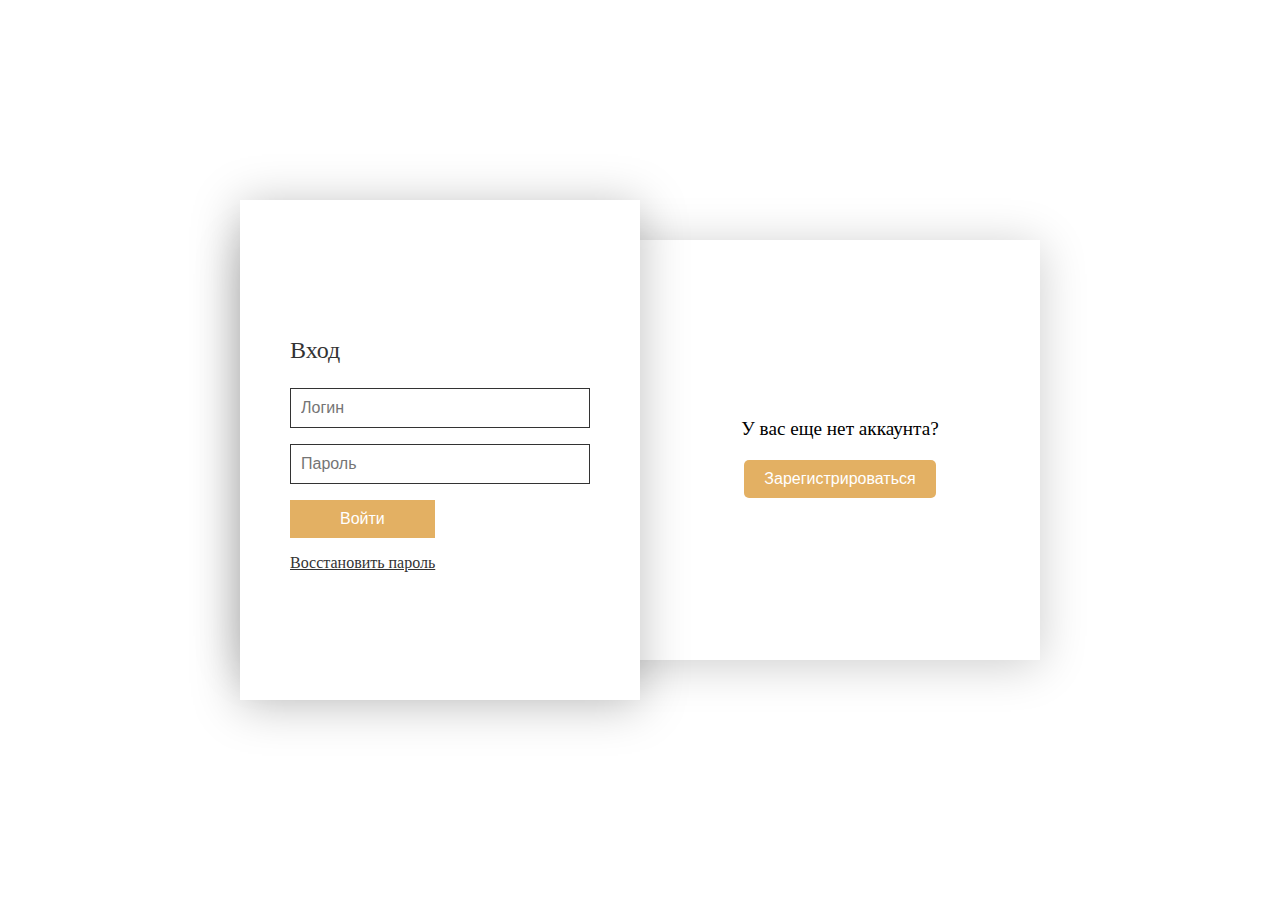
<file: menu-reg-log/index.html>
<!DOCTYPE html>
<html lang="en">
  <head>
    <meta charset="UTF-8" />
    <meta name="viewport" content="width=device-width, initial-scale=1.0" />
    <link rel="stylesheet" href="./style.css" />
    <script src="./script.js" defer></script>
    <title>Document</title>
  </head>
  <body>
    <article class="container">
      <div class="block">
        <section class="block__item block-item">
          <h2 class="block-item__title1">У вас уже есть аккаунт?</h2>
          <button class="block-item__btn signin-btn">Войти</button>
        </section>
        <section class="block__item block-item">
          <h2 class="block-item__title">У вас еще нет аккаунта?</h2>
          <button class="block-item__btn signup-btn">Зарегистрироваться</button>
        </section>
      </div>
      <div class="form-box">
        <form action="#" class="form form_signin">
          <h3 class="form__title">Вход</h3>
          <p><input type="text" class="form__input" placeholder="Логин" /></p>
          <p>
            <input type="password" class="form__input" placeholder="Пароль" />
          </p>
          <h4 class="form__warning">Пароль должен быть не меньше 8 символов</h4>
          <p>
            <a href="/practise/practise-noreact/main.html"
              ><button class="form__btn">Войти</button></a
            >
          </p>
          <p>
            <a href="/practise/practise-noreact/main.html" class="form__forgot"
              >Восстановить пароль</a
            >
          </p>
        </form>

        <form action="#" class="form form_signup">
          <h3 class="form__title">Регистрация</h3>
          <p>
            <input type="text" class="form__input" placeholder="Логин" />
          </p>
          <p>
            <input type="email" class="form__input" placeholder="Емаил" />
          </p>
          <p>
            <input type="password" class="form__input" placeholder="Пароль" />
          </p>
          <h4 class="form__warning1">
            Пароль должен быть не меньше 8 символов
          </h4>
          <p>
            <input
              type="password"
              class="form__input"
              placeholder="Подтвердите пароль"
            />
          </p>
          <h4 class="form__warning-double">Пароли должны быть одинаковыми</h4>
          <p>
            <a href="/practise/practise-noreact/"
              ><button class="form__btn form__btn-signup">
                Зарегистрироваться
              </button></a
            >
          </p>
        </form>
      </div>
    </article>
  </body>
</html>
</file>
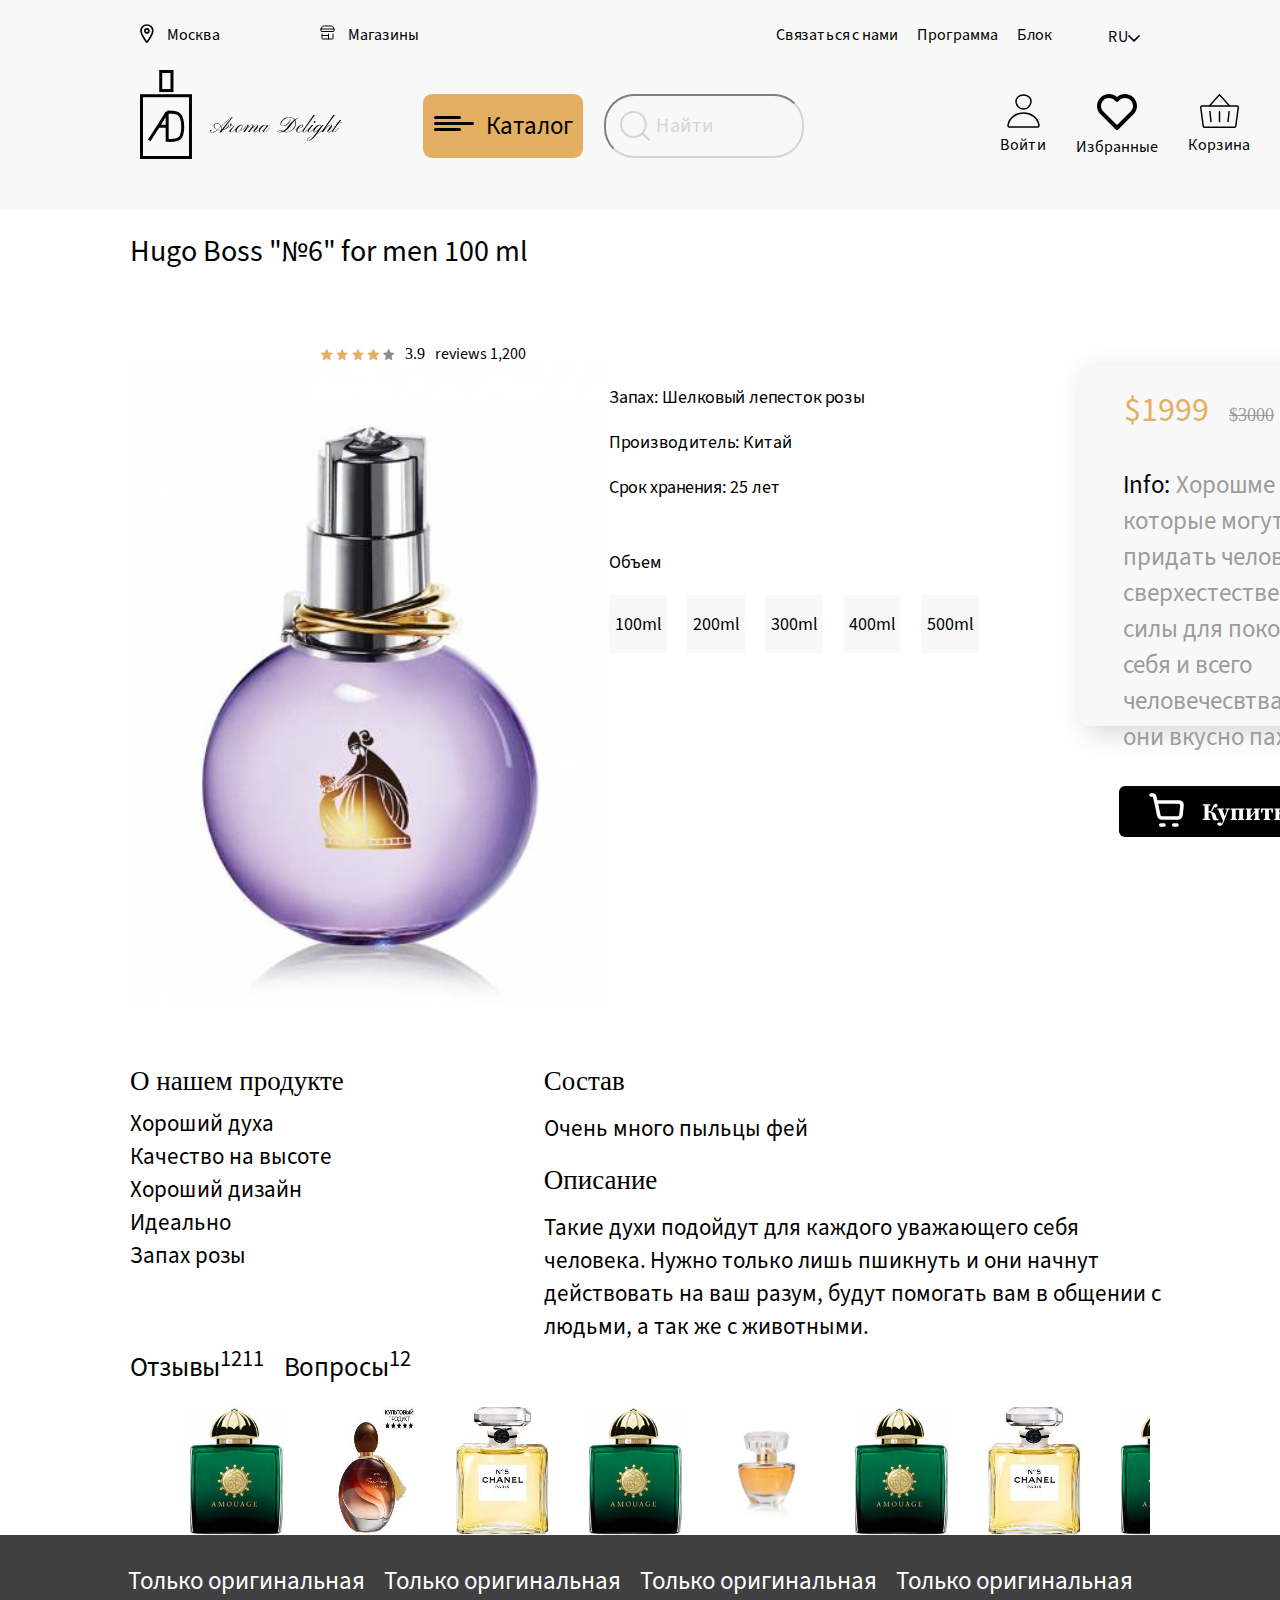
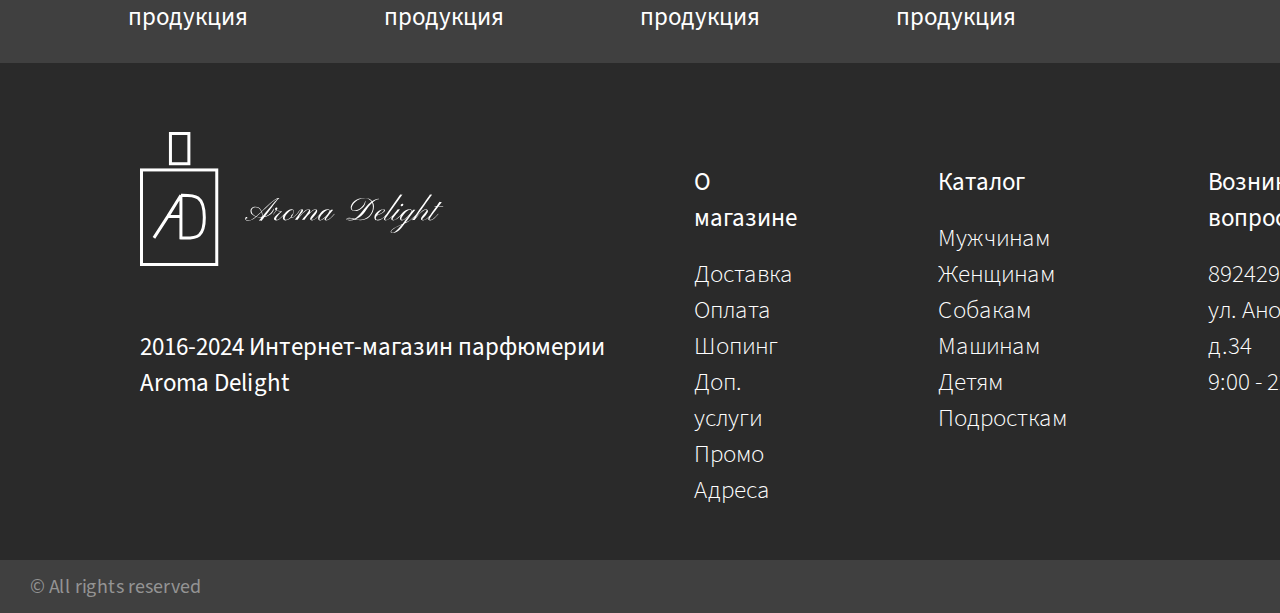
<file: card-info/card.html>
<!DOCTYPE html>
<html lang="en">
  <head>
    <meta charset="UTF-8" />
    <meta name="viewport" content="width=device-width, initial-scale=1.0" />
    <link rel="stylesheet" href="./swiper.min.css" />
    <link rel="stylesheet" href="./card-info.css" />
    <title>Document</title>
  </head>
  <body>
    <header class="header">
      <div class="header-info__burger">
        <img class="search" src="/practise-noreact/img/search.svg" alt="" />
        <img class="burger" src="/practise-noreact/img/burger.svg" alt="" />
      </div>
      <div class="header-info">
        <div class="header-info__more">
          <div class="header-info__more__cities">
            <div class="header-info__more__cities__img">
              <img src="/practise-noreact/img/gps.svg" alt="" />
            </div>
            <div class="header-info__more__cities__text">Москва</div>
          </div>
          <div class="header-info__more__shops">
            <div class="header-info__more__shops__img">
              <img src="/practise-noreact/img/store.svg" alt="" />
            </div>
            <div class="header-info__more__shops__text">Магазины</div>
          </div>
        </div>
        <div class="header-info__feedback">
          <div class="header-info__feedback__comm">Связаться с нами</div>
          <div class="header-info__feedback__programm">Программа</div>
          <div class="header-info__feedback__block">Блок</div>
        </div>
        <div class="header-info__lang">
          <div class="header-info__lang__text">RU</div>
          <div class="header-info__lang__icon">
            <img src="./img/icon-arrow.svg" alt="" />
          </div>
        </div>
      </div>
      <div class="header-main">
        <div class="header-main__logo">
          <div class="header-main__logo__logo">
            <a href="/practise/practise-noreact/main.html">
              <img src="./img/logo.svg" alt=""
            /></a>
          </div>
          <div class="header-main__logo__aroma">
            <a href="/practise/practise-noreact/main.html">
              <img src="./img/aroma.svg" alt=""
            /></a>
          </div>
        </div>
        <div class="header-main__catalog">
          <div class="header-main__catalog__icon">
            <img src="./img/layers.svg" alt="" />
          </div>
          <div class="header-main__catalog__text">Каталог</div>
        </div>
        <div class="header-main__input">
          <input
            type="text"
            placeholder="Найти"
            class="header-main__input__main"
          />
        </div>
        <div class="header-main__icons">
          <div class="header-main__icons__profile">
            <div class="header-main__icons__profile__icon">
              <img src="./img/profile.svg" alt="" />
            </div>
            <div class="header-main__icons__profile__text">Войти</div>
          </div>
          <div class="header-main__icons__likes">
            <div class="header-main__icons__likes__icon">
              <img src="./img/like.svg" alt="" />
            </div>
            <div class="header-main__icons__likes__text">Избранные</div>
          </div>
          <div class="header-main__icons__backet">
            <div class="header-main__icons__backet__icon">
              <img src="./img/basket.svg" alt="" />
            </div>
            <div class="header-main__icons__backet__text">Корзина</div>
          </div>
        </div>
      </div>
    </header>
    <main>
      <div class="name">Hugo Boss "№6" for men 100 ml</div>
      <div class="rating">
        <img src="./img/star.svg" alt="" />
        <div class="rating-avg">3.9</div>
        <div class="rating-rewiews">reviews 1,200</div>
      </div>
      <div class="swiper">
        <div class="swiper-wrapper">
          <div class="swiper-slide">
            <img src="./img/main-img.svg" alt="" />
          </div>
          <div class="swiper-slide">
            <img src="./img/img-scroll1.svg" alt="" />
          </div>
          <div class="swiper-slide">
            <img src="./img/img-scroll2.svg" alt="" />
          </div>
        </div>
        <div class="swiper-pagination"></div>
        <div class="swiper-button-prev"></div>
        <div class="swiper-button-next"></div>

        <div class="swiper-scrollbar"></div>
      </div>
      <div class="card">
        <div class="card-slides">
          <div class="card-slides__info">
            <img src="./img/img-scroll1.svg" alt="" />
          </div>
          <div class="card-slides__info">
            <img src="./img/img-scroll2.svg" alt="" />
          </div>
          <div class="card-slides__info">
            <img src="./img/img-scroll2.svg" alt="" />
          </div>
          <div class="card-slides__info">
            <img src="./img/img-scroll2.svg" alt="" />
          </div>
        </div>
        <div class="card-main">
          <img src="./img/main-img.svg" alt="" />
        </div>
        <div class="card-info">
          <div class="card-info__zap">Запах: Шелковый лепесток розы</div>
          <div class="card-info__create">Производитель: Китай</div>
          <div class="card-info__years">Срок хранения: 25 лет</div>
          <div class="card-info__container-v">Объем</div>
          <div class="card-info__v">
            <div class="card-info__v-100ml">100ml</div>
            <div class="card-info__v-100ml">200ml</div>
            <div class="card-info__v-100ml">300ml</div>
            <div class="card-info__v-100ml">400ml</div>
            <div class="card-info__v-100ml">500ml</div>
          </div>
        </div>
        <div class="card-price">
          <div class="card-price__info">
            <div class="card-price__info-main">$1999</div>
            <div class="card-price__info-low">$3000</div>
          </div>
          <div class="card-price__text">
            <span>Info:</span> Хорошме духи, которые могут придать человеку
            сверхестественные силы для покорения себя и всего человечесвтва. А
            еще они вкусно пахнут.
          </div>
          <div class="card-price__cart">
            <div class="card-price__cart-buy">
              <img src="./img/buy.svg" alt="" />
            </div>
            <div class="cart-price__cart-like">
              <img src="./img/like.svg" alt="" />
            </div>
          </div>
        </div>
      </div>
      <div class="info">
        <div class="info-product">
          <div class="info-product__main">О нашем продукте</div>
          <div class="info-cont">
            <div class="info-product__info">Хороший духа</div>
            <div class="info-product__info">Качество на высоте</div>
            <div class="info-product__info">Хороший дизайн</div>
            <div class="info-product__info">Идеально</div>
            <div class="info-product__info">Запах розы</div>
          </div>
        </div>
        <div class="info-discr">
          <div class="info-discr__sost">
            <div class="info-discr__sost-main">Состав</div>
            <div class="info-discr__sost-text">Очень много пыльцы фей</div>
          </div>
          <div class="info-discr__discr">
            <div class="info-discr__discr-main">Описание</div>
            <div class="info-discr__discr-text">
              Такие духи подойдут для каждого уважающего себя человека. Нужно
              только лишь пшикнуть и они начнут действовать на ваш разум, будут
              помогать вам в общении с людьми, а так же с животными.
            </div>
          </div>
        </div>
      </div>

      <div class="reviews">
        <div class="rewiews-first">Отзывы<sup>1211</sup></div>
        <div class="rewiews-second">Вопросы<sup>12</sup></div>
      </div>
      <div class="photos">
        <div class="photos-more"></div>
        <div class="photos-more">
          <img class="rect-information" src="./slider/slide_1.svg" alt="" />
        </div>
        <div class="photos-more">
          <img class="rect-information" src="./slider/slide_3.jpg" alt="" />
        </div>
        <div class="photos-more">
          <img class="rect-information" src="./slider/slide_2.jpg" alt="" />
        </div>
        <div class="photos-more">
          <img class="rect-information" src="./slider/slide_1.svg" alt="" />
        </div>
        <div class="photos-more">
          <img class="rect-information" src="./slider/slide_4.jpg" alt="" />
        </div>
        <div class="photos-more">
          <img class="rect-information" src="./slider/slide_1.svg" alt="" />
        </div>
        <div class="photos-more">
          <img class="rect-information" src="./slider/slide_2.jpg" alt="" />
        </div>
        <div class="photos-more">
          <img class="rect-information" src="./slider/slide_1.svg" alt="" />
        </div>
        <div class="photos-more">
          <img class="rect-information" src="./slider/slide_5.jpg" alt="" />
        </div>
        <div class="photos-more">
          <img class="rect-information" src="./slider/slide_5.jpg" alt="" />
        </div>
        <div class="photos-more">
          <img class="rect-information" src="./slider/slide_1.svg" alt="" />
        </div>
        <div class="photos-more">
          <img class="rect-information" src="./slider/slide_2.jpg" alt="" />
        </div>
        <div class="photos-more">
          <img class="rect-information" src="./slider/slide_3.jpg" alt="" />
        </div>
        <div class="photos-more">
          <img class="rect-information" src="./slider/slide_2.jpg" alt="" />
        </div>
        <div class="photos-more">
          <img class="rect-information" src="./slider/slide_1.svg" alt="" />
        </div>
      </div>
    </main>
    <footer>
      <div class="footer">
        <div class="footer-main">
          <div class="footer-main__text">Только оригинальная продукция</div>
          <div class="footer-main__text">Только оригинальная продукция</div>
          <div class="footer-main__text">Только оригинальная продукция</div>
          <div class="footer-main__text">Только оригинальная продукция</div>
          <div class="cont-info">
            <div class="footer-main__text2">Только оригинальная продукция</div>
            <div class="footer-main__text2">Только оригинальная продукция</div>
          </div>
        </div>
        <div class="footer-dop">
          <div class="footer-dop__logo">
            <div class="footer-dop__logo-info">
              <div class="footer-dop__logo-info-img">
                <img src="./img/logo-white.svg" alt="" />
              </div>
              <div class="footer-dop__logo-info-text">
                <img src="./img/aroma-white.svg" alt="" />
              </div>
            </div>
            <div class="footer-dop__text">
              2016-2024 Интернет-магазин парфюмерии Aroma Delight
            </div>
          </div>
          <div class="footer-dop__info">
            <div class="footer-dop__info-head-one">
              О магазине
              <div class="footer-dop__info-head-one-more">
                <p>Доставка</p>
                <p>Оплата</p>
                <p>Шопинг</p>
                <p>Доп. услуги</p>
                <p>Промо</p>
                <p>Адреса</p>
              </div>
            </div>
            <div class="footer-dop__info-head-two">
              Каталог
              <div class="footer-dop__info-head-two-more">
                <p>Мужчинам</p>
                <p>Женщинам</p>
                <p>Собакам</p>
                <p>Машинам</p>
                <p>Детям</p>
                <p>Подросткам</p>
              </div>
            </div>
            <div class="footer-dop__info-head-three">
              Возникли вопросы?
              <div class="footer-dop__info-head-three-more">
                <p>89242992321</p>
                <p>ул. Анохина д.34</p>
                <p>9:00 - 22:00</p>
              </div>
            </div>
          </div>
        </div>
        <div class="footer-near">© All rights reserved</div>
      </div>
    </footer>
    <script src="./swiper.min.js"></script>
    <script src="./app.js"></script>
  </body>
</html>
</file>
<file: menu-reg-log/style.css>
* {
  box-sizing: border-box;
}

body {
  margin: 0;
  min-height: 100vh;
  display: flex;
  justify-content: center;
  align-items: center;
  background-color: #fff;
  padding: 40px 0;
  transition: 0.5s;
}
body.active {
  background-color: #e3b063;
}

@font-face {
  font-family: Usual;
  src: url(/practise-noreact/fonts/SourceSans3-Regular.ttf);
}
.container {
  width: 800px;
  height: 500px;
  padding: 40px 0;
  position: relative;
}

.block {
  height: 100%;
  background-color: rgb(255, 255, 255, 0.2);
  box-shadow: 0 5px 45px rgba(0, 0, 0, 0.2);
  display: flex;
  align-items: center;
}

.block__item {
  width: 50%;
}

.block-item {
  text-align: center;
}

.block-item__title {
  font-size: 1.2rem;
  font-weight: 500;
  color: #000000;
  margin-bottom: 20px;
}

.block-item__title1 {
  font-size: 1.2rem;
  font-weight: 500;
  color: #ffffff;
  margin-bottom: 20px;
}

.block-item__btn {
  border-radius: 5px;
  border: 0;
  cursor: pointer;
  padding: 10px 20px;
  background-color: #e3b063;
  color: #fff;
  font-size: 16px;
  font-weight: 500;
}

.form-box {
  background-color: #fff;
  height: 100%;
  width: 50%;
  box-shadow: 0 5px 45px rgba(0, 0, 0, 0.25);
  position: absolute;
  top: 0;
  left: 0;
  z-index: 1000;
  transition: 0.5s ease-in-out;
  display: flex;
  align-items: center;
  overflow: hidden;
}

.form-box.active {
  left: 50%;
}

.form {
  width: 100%;
  padding: 50px;
  font-size: 16px;
  position: absolute;
  transition: 0.5s;
}

.form_signin {
  left: 0;
  transition-delay: 0.25s;
}

.form_signup {
  left: 100%;
  transition-delay: 0s;
}

.form-box.active .form_signin {
  left: -100%;
  transition-delay: 0s;
}

.form-box.active .form_signup {
  left: 0;
  transition-delay: 0.25s;
}

.form__title {
  font-size: 1.5rem;
  font-weight: 500;
  color: #333;
}

.form__input {
  width: 100%;
  padding: 10px;
  border: solid 1px #333;
  font-size: inherit;
}

.form__btn {
  border: none;
  cursor: pointer;
  font-size: inherit;
  background-color: #e3b063;
  color: #fff;
  padding: 10px 50px;
}

.form__forgot {
  color: #333;
}

.form__btn-signup {
  background-color: #e3b063;
}

@media (max-width: 992px) {
  .container {
    min-width: 400px;
    height: 650px;
    padding: 0;
    margin: 0 20px;
  }
  .block {
    display: flex;
    flex-direction: column;
    justify-content: space-between;
  }

  .block-item {
    width: 100%;
    padding: 30px 0;
  }
  .form-box {
    width: 100%;
    height: 500px;
    box-shadow: none;
    top: 0;
  }

  .form-box.active {
    top: 150px;
    left: 0;
  }
  .form-box {
    display: flex;
    flex-direction: column;
    justify-content: center;
    align-items: center;
  }
  .form_signin {
    top: 0;
    transition-delay: 0.25s;
  }

  .form_signup {
    top: 100%;
    left: 0;
    transition-delay: 0s;
  }

  .form-box.active .form_signin {
    top: -100%;
    left: 0;
    transition-delay: 0s;
  }

  .form-box.active .form_signup {
    top: 0;
    transition-delay: 0.25s;
  }
}

.form__warning,
.form__warning1 {
  display: none;
}

.form__warning.active,
.form__warning1.active {
  display: flex;
}

.form__warning-double {
  display: none;
}

.form__warning-double.active {
  display: flex;
}
</file>
<file: card-info/card-info.css>
* {
  margin: 0;
  padding: 0;
  box-sizing: border-box;
}

@font-face {
  font-family: Usual;
  src: url(/practise-noreact/fonts/SourceSans3-Regular.ttf);
}

.header {
  height: 209px;
  background-color: #f8f8f8;
  font-family: Usual;
}

.header-info {
  display: flex;
  justify-content: space-between;
  font-family: Usual;
}

.header-info__more {
  display: flex;
  gap: 100px;
  padding: 24px 0px 0px 140px;
  font-family: Usual;
}

.header-info__more__cities {
  display: flex;
  gap: 13.23px;
  font-family: Usual;
}

.header-info__more__shops {
  display: flex;
  gap: 13.23px;
  font-family: Usual;
}

.header-info__more__cities__text,
.header-info__more__shops__text {
  font-family: Usual;
  font-size: 16px;
}

.header-info__feedback {
  display: flex;
  padding: 24px 0px 0px 0px;
  gap: 19px;
  margin-left: 300px;
}

.header-info__lang {
  display: flex;
  padding: 24px 140px 0px 0px;
  align-items: center;
  justify-content: center;
}

.header-main__logo {
  padding: 21px 0px 0px 140px;
  display: flex;
  gap: 18px;
}

.header-main {
  display: flex;
}

.header-main__logo__aroma {
  margin-top: 45px;
}

.header-main__catalog {
  min-width: 160px;
  width: 256px;
  height: 64px;
  background-color: #e3b063;
  border-radius: 9px;
  margin: 45px 0px 0px 80px;
  display: flex;
  align-items: center;
  justify-content: center;
  gap: 12px;
  font-family: Usual;
}

.header-main__catalog__text {
  font-family: Usual;
  font-size: 25px;
}

.header-main__input {
  font-family: Usual;
  margin-left: 21px;
  display: flex;
  min-width: 100px;
}

.header-main__input__main {
  font-family: Usual;
  margin: 45px 0px 0px 0px;
  border-radius: 30px;
  width: 671px;
  height: 64px;
  background: url(./img/Vector.svg) no-repeat 14px center;
  border-color: #d5d5d5;
  display: flex;
  min-width: 200px;
}

.header-main__input__main::placeholder {
  padding-left: 50px;
  color: #d5d5d5;
  font-size: 20px;
}

input {
  font-size: 20px;
  margin-left: 20px;
}

.header-main__icons {
  display: flex;
  gap: 30px;
  margin: 45px 30px 0px 200px;
}

.header-main__icons__profile,
.header-main__icons__likes,
.header-main__icons__backet {
  display: flex;
  flex-direction: column;
  align-items: center;
}

.name {
  font-family: Usual;
  font-size: 30px;
  margin: 21px 0px 0px 130px;
}

.rating {
  display: flex;
  gap: 10px;
  margin: 70px 0px 0px 320px;
  align-items: center;
}

.rating-rewiews {
  font-family: Usual;
}

.card-slides {
  display: grid;
  height: 608px;
  width: 124px;
  margin: 21px 0px 0px 130px;
  overflow: auto;
  gap: 28px;
}

.card-slides::-webkit-scrollbar {
  width: 0;
}

.card-slides__info {
  width: 124px;
  height: 173px;
  background-color: blue;
}

.card-main {
  width: 479px;
  height: 641px;
}

.card {
  display: flex;
}

.card-info__zap,
.card-info__create,
.card-info__years,
.card-info__v,
.card-info__container-v {
  margin-top: 20px;
  font-size: 18px;
  font-family: Usual;
}

.card-info {
  gap: 20px;
}

.card-info__v {
  display: flex;
  gap: 20px;
}

.card-info__container-v {
  margin-top: 50px;
}

.card-info__v-100ml {
  width: 58px;
  height: 58px;
  background-color: #f8f8f8;
  display: flex;
  align-items: center;
  justify-content: center;
  font-family: Usual;
}

.card-price {
  width: 584px;
  height: 361px;
  background-color: #f8f8f8;
  margin: 0px 0px 0px 100px;
  border-radius: 10px;
  -webkit-box-shadow: 7px 7px 26px 0px rgba(34, 60, 80, 0.2);
  -moz-box-shadow: 7px 7px 26px 0px rgba(34, 60, 80, 0.2);
  box-shadow: 7px 7px 26px 0px rgba(34, 60, 80, 0.2);
}

.card-price__info-low {
  text-decoration: line-through;
}

.card-price__info {
  display: flex;
  gap: 20px;
  align-items: baseline;
  margin: 21px 0px 0px 45px;
}

.card-price__info-main {
  font-size: 34px;
  font-family: Usual;
  color: #e3b063;
}

.card-price__info-low {
  font-size: 18px;
  color: #9a9a9a;
}

.card-price__text {
  margin: 32px 23px 0px 44px;
  font-size: 25px;
  color: #9c9c9c;
  font-family: Usual;
}

.card-price__text span {
  color: #000;
}

.card-price__cart {
  display: flex;
  justify-content: space-between;
  margin: 31px 40px 0px 40px;
}

.info-cont {
  margin-top: 10px;
}

.info-product__main {
  font-size: 27px;
}

.info-product__info {
  font-size: 23px;
  font-family: Usual;
}

.info-discr__sost-main {
  font-size: 27px;
}

.info-discr__sost-text {
  font-size: 23px;
  font-family: Usual;
  margin-top: 15px;
}

.info-discr__discr-text {
  width: 633px;
  font-size: 23px;
  font-family: Usual;
}

.info {
  display: flex;
  gap: 200px;
  margin: 60px 0px 0px 130px;
}

.info-discr__discr-main {
  font-size: 27px;
  margin-top: 20px;
}

.info-discr__discr-text {
  margin-top: 15px;
}

.rewiews-first,
.rewiews-second {
  font-size: 27px;
  font-family: Usual;
}

.reviews {
  display: flex;
  margin-left: 130px;
  gap: 20px;
}

.photos {
  font-family: Usual;
  display: flex;
  overflow-x: scroll;
  white-space: nowrap;
  height: 128px;
  margin: 20px 130px 0px 130px;
  overflow: auto;
  align-items: center;
  gap: 20px;
}

.photos::-webkit-scrollbar {
  width: 0;
}

.photos-more {
  width: 93px;
  height: 128px;
  margin-left: 20px;
}

.rect-information {
  width: 93px;
  height: 128px;
}

.footer-main {
  height: 128px;
  background-color: #404040;
}

.footer-main {
  display: flex;
  justify-content: center;
  align-items: center;
}

.footer-main__text {
  font-family: Usual;
  width: 256px;
  color: #fff;
  font-size: 25px;
}

.footer-dop {
  display: flex;
  align-items: center;
  height: 497px;
  background-color: #2a2a2a;
}

.footer-dop__logo {
  margin: -91px 0px 0px 0px;
}

.footer-dop__logo-info {
  display: flex;
  align-items: center;
  padding: 0px 0px 0px 140px;
}

.footer-dop__logo-info-text {
  padding: 30px 0px 0px 26px;
}

.footer-dop__text {
  font-family: Usual;
  color: #fff;
  font-size: 25px;
  margin: 59px 0px 0px 140px;
  width: 505px;
}

.footer-dop__info {
  margin-left: 49px;
  margin-top: -91px;
  display: flex;
  gap: 141px;
}

.footer-dop__info-head-one,
.footer-dop__info-head-two,
.footer-dop__info-head-three {
  font-family: Usual;
  margin-top: 140px;
  font-size: 25px;
  color: #fff;
}
@font-face {
  font-family: SansLight;
  src: url(/practise-noreact/fonts/SourceSans3-Light.ttf);
}

.footer-dop__info-head-one-more,
.footer-dop__info-head-two-more,
.footer-dop__info-head-three-more {
  margin-top: 20px;
  font-family: SansLight;
}

.footer-near {
  display: flex;
  align-items: center;
  font-family: Usual;
  height: 53px;
  background-color: #404040;
  font-size: 20px;
  color: #949494;
  padding-left: 30px;
}
@media (max-width: 768px) {
  .main-info {
    display: none;
  }
  .container {
    display: none;
  }

  .header-main__icons {
    display: none;
  }

  .header-info__feedback {
    display: none;
  }

  .header-main__input__main {
    width: 314px;
    height: 41px;
    background: url(./img/Vector.svg) no-repeat 11px center;
    margin: 60px 0px 0px 0px;
  }

  .header-info {
    display: none;
  }

  .header {
    height: 155px;
  }

  .header-main__catalog {
    display: none;
  }

  .header-main__logo {
    padding: 21px 0px 0px 60px;
  }

  .burger {
    margin-left: 690px;
    position: absolute;
    margin-top: 65px;
  }

  .main-new {
    display: flex;
    align-items: center;
    margin: 40px 60px 0px 60px;
    justify-content: space-between;
  }

  .main-new {
    display: none;
  }

  .swiper-second {
    height: 277px;
    margin: 40px 60px 0px 60px;
  }

  .rect {
    width: 203px;
    height: 275px;
  }

  .rect-information {
    width: 203px;
    height: 201px;
  }

  .rect-text__name,
  .rect-text__dist {
    font-size: 20px;
  }

  .main-rew h5 {
    font-family: Usual;
    font-size: 22px;
    margin: 40px 0px 0px 60px;
  }

  .main-feed__moreinfo {
    display: flex;
    justify-content: space-between;
    margin: 15px 0px 0px 0px;
  }

  .main-feed__maintext {
    padding: 30px 0px 0px 60px;
    font-size: 12px;
  }

  .main-feed__line {
    margin: 5px 60px 0px 60px;
    height: 3px;
    background-color: #fff;
  }

  .main-feed__moreinfo-write,
  .main-feed__moreinfo-email {
    font-family: Usual;
    margin: 5px 0px 0px 60px;
    color: #fff;
    font-size: 10px;
  }

  .main-feed__moreinfo-feedback {
    margin: 46px 0px 0px 60px;
  }

  .btn {
    font-family: Usual;
    width: 147px;
    height: 29px;
    border-radius: 52px;
    background-color: #e3b063;
    border-color: #fff;
    font-size: 10px;
    color: #fff;
  }

  .main-feed__moreinfo-phone-text,
  .main-feed__moreinfo-phone-phone {
    font-family: Usual;
    color: #fff;
    font-size: 10px;
    margin-top: 5px;
  }

  .main-feed__moreinfo-phone-img img {
    width: 20px;
  }

  .main-feed {
    height: 216px;
  }

  .footer-main__text {
    font-size: 10px;
    width: 129px;
  }

  .footer-main {
    height: 57px;
  }

  .footer-dop__logo-info {
    display: flex;
    align-items: center;
    padding: 20px 0px 0px 60px;
  }

  .footer-dop__logo-info-img img {
    width: 50px;
  }

  .footer-dop__logo-info-text img {
    width: 155px;
  }

  .footer-dop__text {
    font-family: Usual;
    color: #fff;
    font-size: 11px;
    margin: 59px 0px 0px 60px;
    width: 171px;
  }

  .footer-dop__info-head-one,
  .footer-dop__info-head-two,
  .footer-dop__info-head-three {
    font-family: Usual;
    margin-top: 140px;
    font-size: 11px;
    color: #fff;
  }

  .footer-dop__info {
    margin-left: 49px;
    display: flex;
    gap: 60px;
    margin-top: -185px;
  }

  .footer-dop__logo {
    margin-top: -10px;
  }

  .footer-dop {
    height: 223px;
  }

  .footer-near {
    font-size: 11px;
    height: 25px;
  }

  .sort-text {
    margin: 20px 0px 0px 60px;
    font-size: 22px;
  }

  .sort-container__card {
    height: 339px;
    width: 314px;
    background-image: url(./img/hugo.svg);
    margin: 0px 0px 0px 40px;
  }

  .sort-container__card-info {
    height: 137px;
    background-color: #f9f9f9;
    transform: translate(0px, 201px);
  }
  .sort-container__card-info-text {
    font-size: 16px;
    padding: 12px 0px 0px 21px;
    width: 170px;
  }

  .sort-container__card-info-img {
    padding: 0px 0px 0px 220px;
  }

  .line {
    margin: 0px 22px 0px 22px;
    height: 1px;
    background-color: #dfdfdf;
  }

  .card-info {
    display: flex;
    flex-direction: column;
    align-items: center;
    padding: 7px 0px 0px 0px;
  }

  .buy {
    width: 111px;
    height: 33px;
    background-color: #e3b063;
    border-radius: 41px;
    display: flex;
    align-items: center;
    padding: 0px 0px 0px 2px;
  }

  .buy-basket {
    width: 29px;
    height: 29px;
    background-color: #f8f8f8;
    border-radius: 29px;
    display: flex;
    justify-content: center;
    align-items: center;
  }

  .buy-text {
    margin-left: 15px;
  }

  .buy-basket img {
    height: 19px;
  }

  .container-sort {
    display: flex;
  }

  .show-more {
    display: flex;
    justify-content: space-between;
    margin: 30px 40px 0px 40px;
    align-items: center;
  }

  .show-more__line {
    height: 3px;
    width: 205px;
    background-color: #a9a9a9;
  }
  .btn-more {
    width: 168px;
    height: 48px;
    background-color: #fff;
    border-radius: 4px;
    border-color: #fff;
  }
  .card-main {
    width: 215px;
    height: 288px;
  }

  .card-main img {
    width: 215px;
    height: 288px;
  }

  .card-slides {
    margin-left: 44px;
  }

  .rating {
    margin-left: 120px;
    margin-top: 20px;
  }

  .name {
    margin-left: 44px;
  }

  .card-info__zap,
  .card-info__create,
  .card-info__years,
  .card-info__container-v {
    font-size: 10px;
    margin-top: 0px;
  }

  .card-info {
    display: flex;
    align-items: flex-start;
  }

  .card-info__v-100ml {
    font-size: 7px;
    width: 26px;
    height: 26px;
  }

  .card-price {
    width: 261px;
    height: 162px;
    margin: 10px;
  }

  .card-price__info {
    margin: 12px 0px 0px 20px;
    gap: 5px;
  }

  .card-price__info-main {
    font-size: 15px;
  }

  .card-price__info-low {
    font-size: 6px;
  }

  .card-price__text {
    font-size: 10px;
    margin: 10px 22px 48px 20px;
  }

  .card-price__cart-buy {
    width: 87px;
    height: 22px;
    margin: 0px 0px 0px 0px;
  }

  .card-price__cart-buy img {
    width: 87px;
    height: 22px;
    margin: 0px 0px 0px 0px;
  }

  .cart-price__cart-like img {
    width: 13px;
    height: 12px;
  }

  .cart-price__cart-like {
    width: 13px;
    height: 12px;
  }

  .card-price__cart {
    margin: -20px 14px 0px 15px;
  }

  .card-slides {
    width: 55px;
    height: 258px;
  }

  .card-slides__info {
    width: 55px;
    height: 78px;
  }

  .card-slides__info img {
    width: 55px;
    height: 78px;
  }

  .info-product__main {
    font-size: 12px;
  }

  .info-product__info {
    font-size: 10px;
    width: 100px;
    margin-top: -2px;
  }

  .info-discr__sost-main {
    font-size: 12px;
  }

  .info-discr__sost-text {
    font-size: 10px;
    margin-top: 5px;
  }

  .info-discr__discr-main {
    font-size: 12px;
    margin-top: 10px;
  }

  .info-discr__discr-text {
    font-size: 10px;
    width: 284px;
    margin-top: 5px;
  }

  .info {
    display: flex;
    gap: 3px;
    margin: 60px 0px 0px 130px;
  }

  .rewiews-first {
    font-size: 10px;
  }

  .rewiews-second {
    font-size: 10px;
  }

  .info {
    margin: 28px 0px 0px 40px;
  }

  .reviews {
    margin: 10px 0px 0px 40px;
  }

  .photos {
    margin: 10px 40px 0px 40px;
    height: 80px;
  }

  .photos-more {
    width: 42px;
    height: 57px;
    margin-left: 5px;
  }

  .photos-more img {
    width: 42px;
    height: 57px;
  }

  .search {
    display: none;
  }
}

@media (min-width: 321px) {
  .container-sort {
    display: none;
  }

  .swiper {
    display: none;
  }
}

@media (min-width: 769px) {
  .container-sort {
    display: none;
  }

  .swiper {
    display: none;
  }

  .show-more {
    display: none;
  }

  .sort-text {
    display: none;
  }

  .header-info__burger {
    display: none;
  }

  .header-info__burger {
    display: none;
  }
}

.swiper-second::-webkit-scrollbar {
  width: 0;
}

@media (min-width: 767px) {
  .nearly-buys {
    display: none;
  }
}

@media (min-width: 321px) {
  .sort-container1 {
    display: none;
  }

  .search-input {
    display: none;
  }

  .footer-main__text2 {
    display: none;
  }
}

.header-main__icons__likes__icon img {
  width: 40px;
}

@media (max-width: 320px) {
  .rating {
    margin: 10px 0px 0px 20px;
  }

  .card {
    margin: 10px 20px 0px 20px;
    display: flex;
    flex-direction: column;
    align-items: center;
  }

  .card-info__v {
    margin-top: -12px;
  }

  .info {
    display: flex;
    flex-direction: column;
    margin: 10px 20px 0px 20px;
  }

  .photos {
    margin: 10px 20px 0px 20px;
  }

  .card-price {
    width: 277px;
    height: 162px;
    margin: 10px;
  }

  .sort-container {
    display: none;
  }

  .card-slides {
    display: none;
  }
  .card-main {
    display: none;
  }

  .name {
    font-size: 14px;
    margin: 20px 30px 0px 30px;
  }

  .swiper {
    margin: 20px 20px 0px 20px;
  }

  .swiper-slide img {
    width: 280px;
  }

  .search {
    display: block;
  }

  .header-main__input {
    display: none;
  }

  .burger {
    margin-left: 255px;
    margin-top: 25px;
  }

  .search {
    position: absolute;
    margin-left: 200px;
    margin-top: 25px;
  }

  .header-main__logo__aroma {
    margin-top: 0px;
  }

  .header-main__logo {
    display: flex;
    flex-direction: column;
    align-items: center;
    padding: 6px 0px 0px 30px;
  }

  .header-main__logo__logo img {
    width: 26px;
  }

  .header-main__logo__aroma {
    margin-top: -20px;
  }
  .header-main__logo__aroma img {
    width: 46px;
  }

  .header {
    height: 75px;
  }

  .sort-container__card {
    margin: 0;
  }

  .show-more__line {
    display: none;
  }

  .show-more {
    display: flex;
    justify-content: center;
    margin: 30px 40px 0px 40px;
    align-items: center;
  }

  .sort-text {
    font-size: 16px;
    margin: 20px 0px 0px 20px;
  }

  .rect {
    width: 103px;
    height: 138px;
    margin: 0;
  }

  .rect-information {
    width: 103px;
    height: 101px;
  }

  .rect-text__name,
  .rect-text__dist {
    font-size: 9px;
  }

  .swiper-second {
    height: 180px;
    gap: 30px;
  }

  .swiper-pagination-bullet {
    background: #6f6f6f;
    width: 5px;
    height: 5px;
    gap: 18px;
  }

  .swiper-pagination-bullet-active {
    background: #000000;
    height: 6px;
    width: 6px;
    gap: 18px;
  }

  .nearly-buys {
    margin: 31px 0px 0px 20px;
  }

  .search-info {
    background-color: #f3f3f3;
    width: 280px;
    height: 33px;
    font-size: 7px;
    border-radius: 73px;
    border: none;
  }
  .search-info::placeholder {
    padding: 0px 0px 0px 10px;
  }

  .search-input {
    margin: 20px 0px 0px 0px;
  }

  .main-rew h5 {
    font-size: 17px;
    margin: 0px 0px 0px 20px;
  }

  .main-feed__maintext {
    margin: 0px 0px 0px -40px;
  }

  .main-feed__line {
    margin: 5px 20px 0px 20px;
  }

  .main-feed__moreinfo-container {
    margin-top: -10px;
  }
  .main-feed__moreinfo-write,
  .main-feed__moreinfo-email {
    margin: 0px 0px 0px 20px;
    font-size: 8px;
  }

  .main-feed__moreinfo-feedback {
    margin: 10px 0px 0px 20px;
  }

  .btn {
    width: 68px;
    height: 13px;
    font-size: 5px;
  }

  .main-feed__moreinfo-phone {
    margin: -15px 40px 0px 0px;
  }

  .main-feed__moreinfo-phone-text,
  .main-feed__moreinfo-phone-phone {
    font-size: 8px;
  }

  .main-feed__moreinfo-phone-phone {
    margin-top: 0px;
  }

  .main-feed__moreinfo-phone-img img {
    width: 10px;
    margin: 0px;
  }

  .main-feed {
    height: 130px;
  }

  .footer-main__text {
    font-size: 6px;
    width: 77px;
  }

  .footer-main__text:nth-child(3n + 1) {
    display: none;
  }

  .footer-main {
    display: flex;
    flex-wrap: wrap;
  }

  .footer-main__text2 {
    font-size: 6px;
    width: 77px;
  }

  .cont-info {
    display: flex;
    width: 167px;
    color: #fff;
    font-family: Usual;
    margin: 0px 0px 0px 10px;
  }

  .footer-dop__logo {
    margin-left: -40px;
    margin-top: -90px;
  }

  .footer-dop__logo-info-img img {
    width: 16px;
  }

  .footer-dop__logo-info-text {
    padding: 0px 0px 0px 5px;
  }

  .footer-dop__logo-info-text img {
    width: 40px;
  }

  .footer-dop__text {
    font-family: Usual;
    color: #fff;
    font-size: 5px;
    margin: 3px 0px 0px 60px;
    width: 103px;
  }

  .footer-dop__info-head-one,
  .footer-dop__info-head-two,
  .footer-dop__info-head-three {
    font-size: 10px;
  }

  .footer-dop__info-head-one-more,
  .footer-dop__info-head-two-more,
  .footer-dop__info-head-three-more {
    font-size: 7px;
  }

  .footer-dop__info {
    margin-left: 30px;
    display: flex;
    gap: 0px;
    margin-top: -300px;
    flex-wrap: wrap;
  }

  .footer-dop__info-head-three {
    font-family: Usual;
    margin-top: 120px;
    font-size: 11px;
    color: #fff;
  }

  .footer-dop__info-head-one,
  .footer-dop__info-head-two {
    margin-top: 300px;
  }
  .footer-dop__info-head-two {
    margin-left: 20px;
  }

  .footer-dop__info-head-three {
    font-family: Usual;
    margin-top: 10px;
    font-size: 11px;
    color: #fff;
  }

  .footer-dop__info-head-one-more,
  .footer-dop__info-head-two-more,
  .footer-dop__info-head-three-more {
    margin-top: 6px;
    font-family: SansLight;
  }

  .footer-dop {
    height: 160px;
  }

  .search-info {
    padding-left: 20px;
  }
}
</file>
